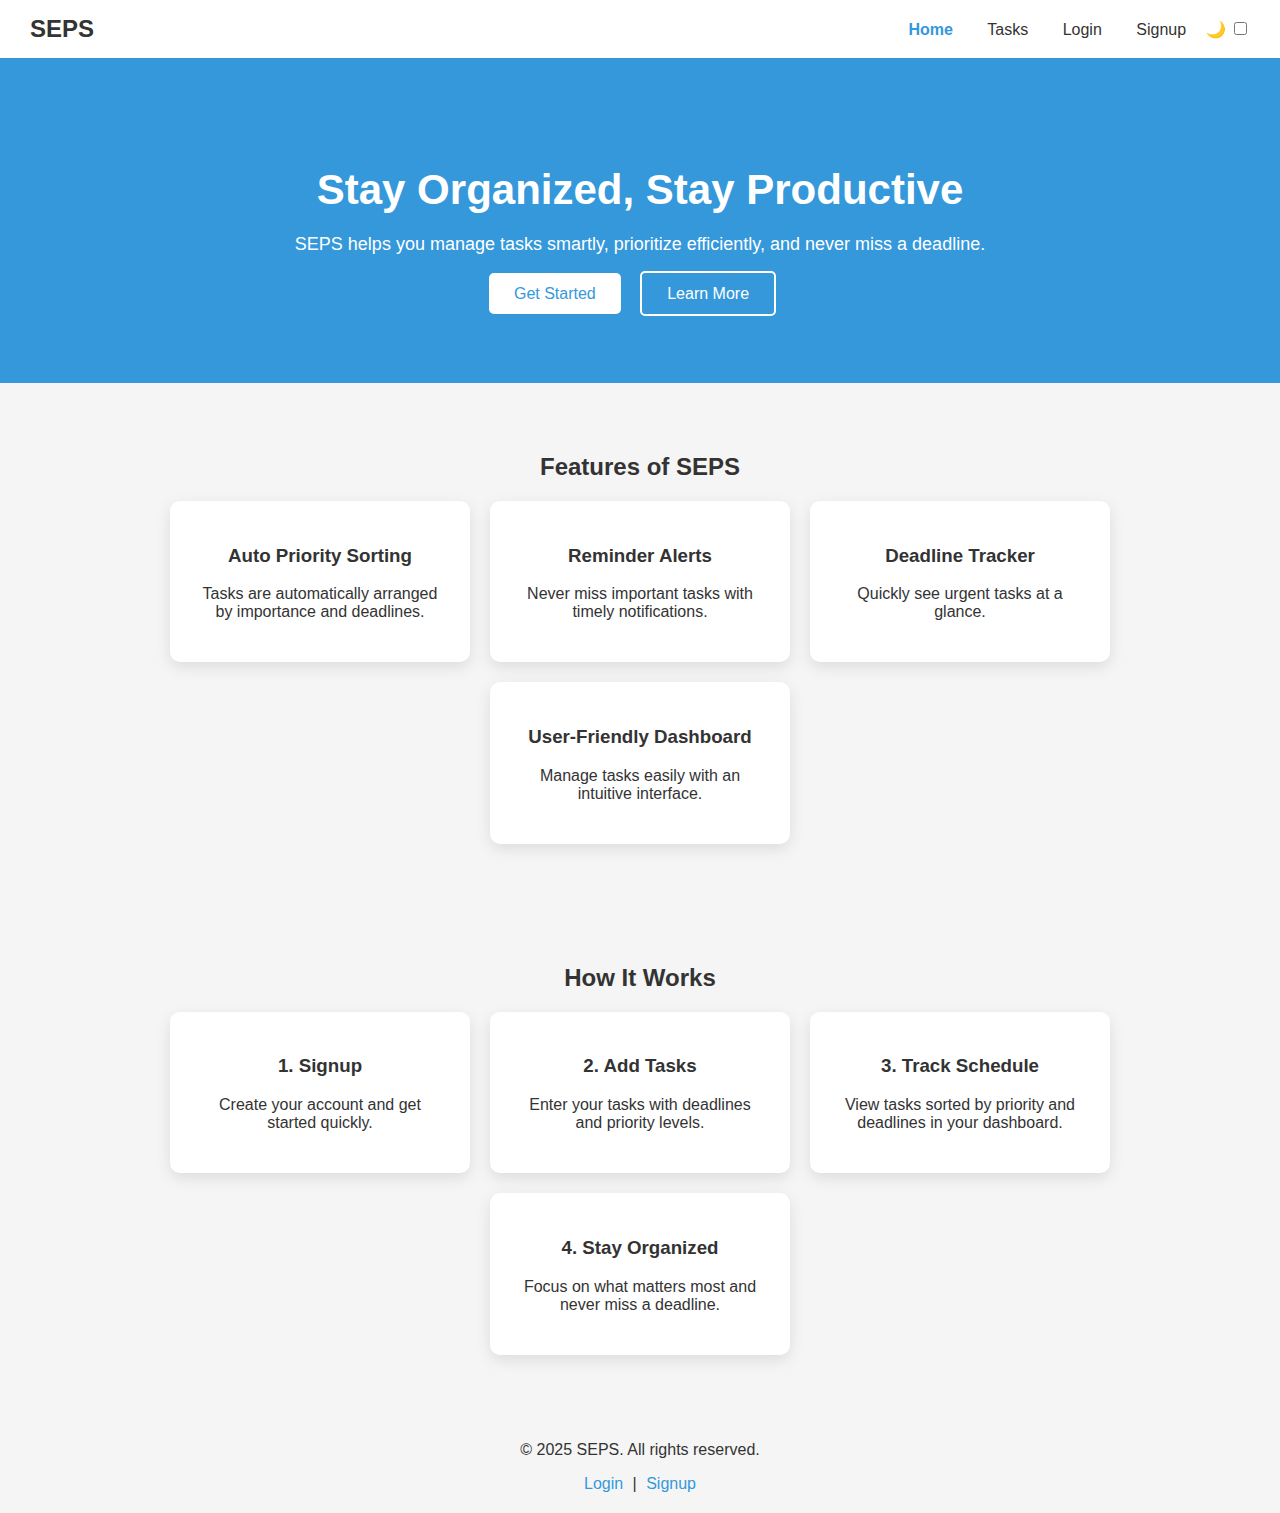
<file: index.html>
<!DOCTYPE html>
<html lang="en">
<head>
  <meta charset="UTF-8">
  <meta name="viewport" content="width=device-width, initial-scale=1.0">
  <title>SEPS - Smart Task Manager</title>
  <link rel="stylesheet" href="style.css">
</head>
<body>

<header>
  <div class="logo">SEPS</div>
  <nav>
    <a href="index.html" class="active">Home</a>
    <a href="tasks.html">Tasks</a>
    <a href="login.html">Login</a>
    <a href="signup.html">Signup</a>
    <label class="dark-mode-label">🌙
      <input type="checkbox" id="darkModeToggle">
    </label>
  </nav>
</header>

<!-- Hero Section -->
<section class="hero">
  <div class="hero-content">
    <h1>Stay Organized, Stay Productive</h1>
    <p>SEPS helps you manage tasks smartly, prioritize efficiently, and never miss a deadline.</p>
    <div class="hero-buttons">
      <a href="signup.html" class="btn-primary">Get Started</a>
      <a href="#features" class="btn-secondary">Learn More</a>
    </div>
  </div>
</section>

<!-- Features Section -->
<section id="features" class="features">
  <h2>Features of SEPS</h2>
  <div class="feature-cards">
    <div class="feature-card">
      <h3>Auto Priority Sorting</h3>
      <p>Tasks are automatically arranged by importance and deadlines.</p>
    </div>
    <div class="feature-card">
      <h3>Reminder Alerts</h3>
      <p>Never miss important tasks with timely notifications.</p>
    </div>
    <div class="feature-card">
      <h3>Deadline Tracker</h3>
      <p>Quickly see urgent tasks at a glance.</p>
    </div>
    <div class="feature-card">
      <h3>User-Friendly Dashboard</h3>
      <p>Manage tasks easily with an intuitive interface.</p>
    </div>
  </div>
</section>

<!-- How it Works -->
<section class="steps">
  <h2>How It Works</h2>
  <div class="step-cards">
    <div class="step-card">
      <h3>1. Signup</h3>
      <p>Create your account and get started quickly.</p>
    </div>
    <div class="step-card">
      <h3>2. Add Tasks</h3>
      <p>Enter your tasks with deadlines and priority levels.</p>
    </div>
    <div class="step-card">
      <h3>3. Track Schedule</h3>
      <p>View tasks sorted by priority and deadlines in your dashboard.</p>
    </div>
    <div class="step-card">
      <h3>4. Stay Organized</h3>
      <p>Focus on what matters most and never miss a deadline.</p>
    </div>
  </div>
</section>

<footer>
  <p>&copy; 2025 SEPS. All rights reserved.</p>
  <div class="footer-links">
    <a href="login.html">Login</a> |
    <a href="signup.html">Signup</a>
  </div>
</footer>

<script src="script.js"></script>
</body>
</html>
</file>
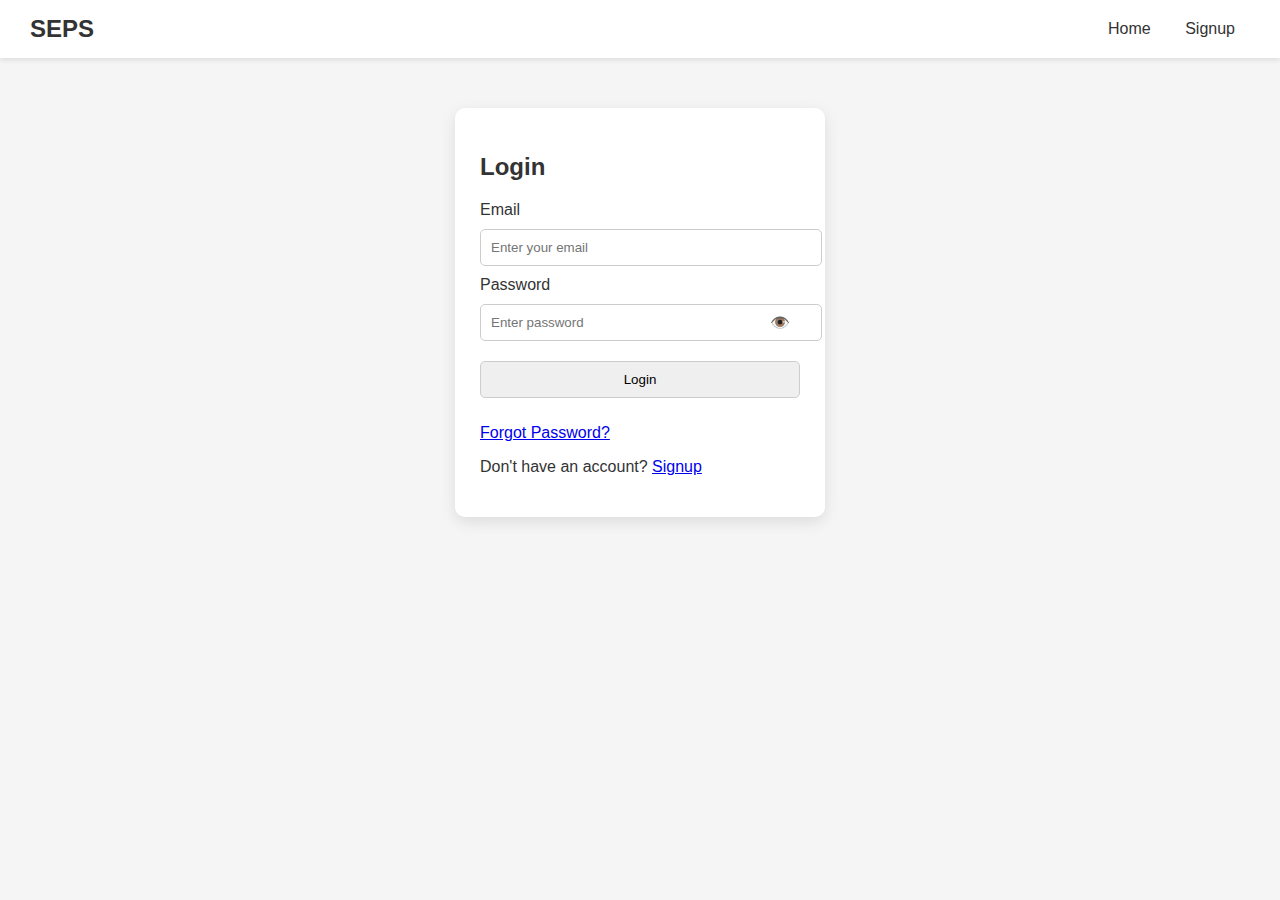
<file: login.html>
<!DOCTYPE html>
<html lang="en">
<head>
<meta charset="UTF-8">
<meta name="viewport" content="width=device-width, initial-scale=1.0">
<title>SEPS - Login</title>
<link rel="stylesheet" href="style.css">
</head>
<body>

<header>
  <div class="logo">SEPS</div>
  <nav>
    <a href="index.html">Home</a>
    <a href="signup.html">Signup</a>
  </nav>
</header>

<section class="auth-section">
  <div class="auth-container">
    <h2>Login</h2>

    <label>Email</label>
    <input type="email" id="loginEmail" placeholder="Enter your email" required>

    <label>Password</label>
    <div class="password-field">
      <input type="password" id="loginPassword" placeholder="Enter password" required>
      <span class="eye" onclick="togglePassword('loginPassword')">👁️</span>
    </div>

    <button onclick="loginUser()">Login</button>

    <p class="forgot"><a href="#" onclick="forgotPassword()">Forgot Password?</a></p>

    <p>Don't have an account? <a href="signup.html">Signup</a></p>
    <p id="loginMessage" class="message"></p>
  </div>
</section>

<script src="script.js"></script>
</body>
</html>
</file>
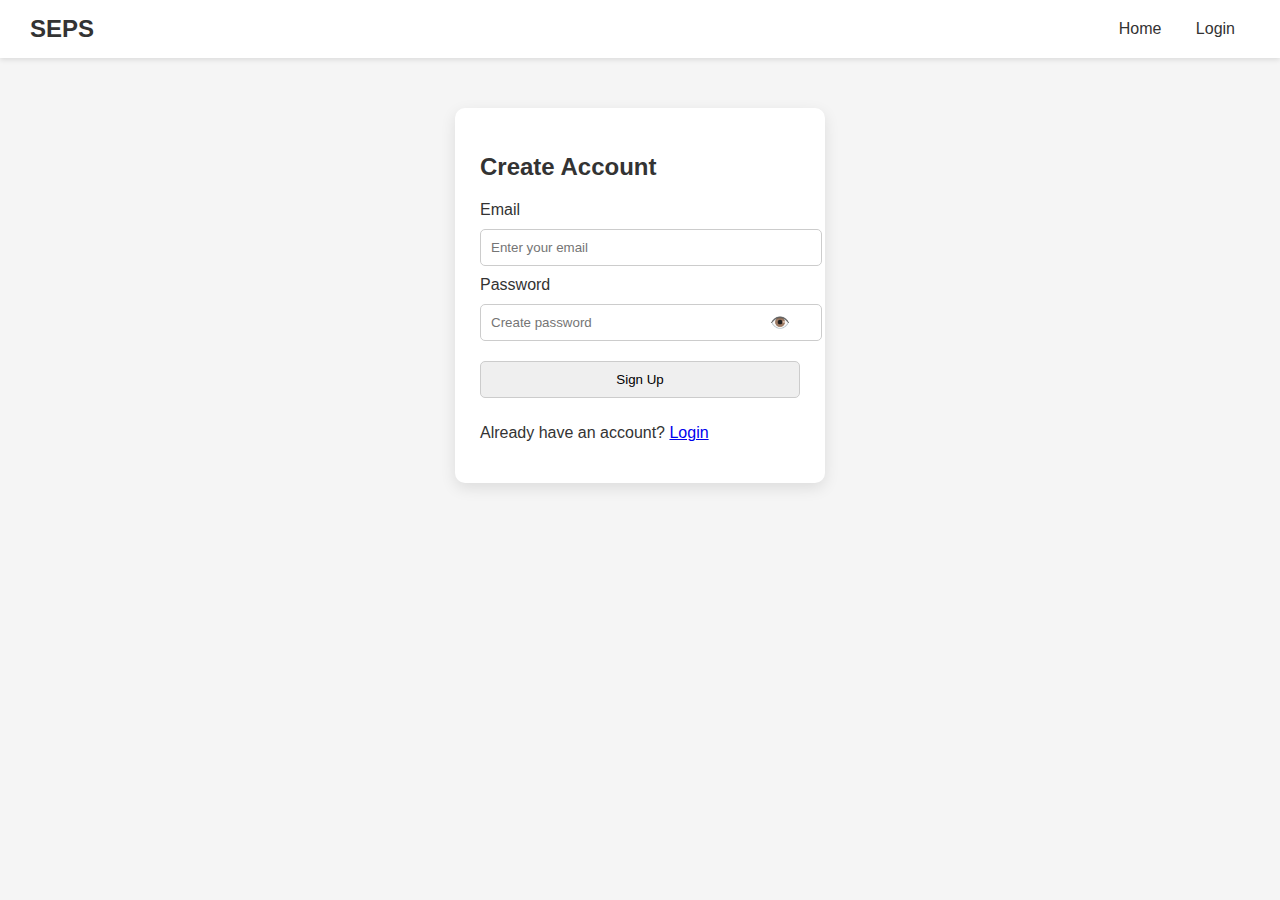
<file: signup.html>
<!DOCTYPE html>
<html lang="en">
<head>
<meta charset="UTF-8">
<meta name="viewport" content="width=device-width, initial-scale=1.0">
<title>SEPS - Signup</title>
<link rel="stylesheet" href="style.css">
</head>
<body>

<header>
  <div class="logo">SEPS</div>
  <nav>
    <a href="index.html">Home</a>
    <a href="login.html">Login</a>
  </nav>
</header>

<section class="auth-section">
  <div class="auth-container">
    <h2>Create Account</h2>

    <label>Email</label>
    <input type="email" id="signupEmail" placeholder="Enter your email" required>

    <label>Password</label>
    <div class="password-field">
      <input type="password" id="signupPassword" placeholder="Create password" required>
      <span class="eye" onclick="togglePassword('signupPassword')">👁️</span>
    </div>

    <button onclick="signupUser()">Sign Up</button>

    <p>Already have an account? <a href="login.html">Login</a></p>
    <p id="signupMessage" class="message"></p>
  </div>
</section>

<script src="script.js"></script>
</body>
</html>
</file>
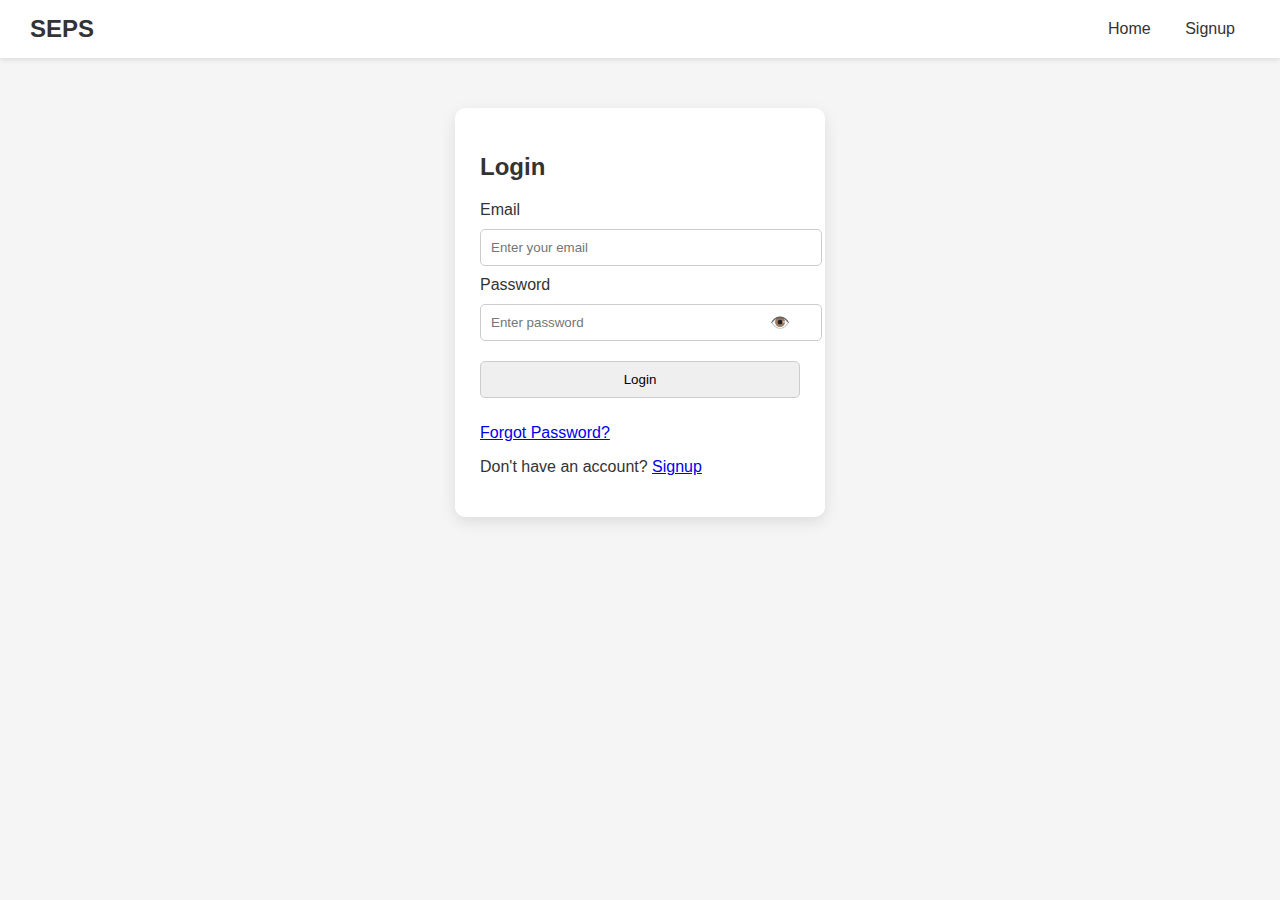
<file: tasks.html>
<!DOCTYPE html>
<html lang="en">
<head>
<meta charset="UTF-8">
<meta name="viewport" content="width=device-width, initial-scale=1.0">
<title>SEPS - Tasks</title>
<link rel="stylesheet" href="style.css">
</head>
<body onload="checkAuth(); renderTasks();">

<header>
  <div class="logo">SEPS</div>
  <nav>
    <a href="index.html">Home</a>
    <a href="tasks.html" class="active">Tasks</a>
    <button class="logout-btn" onclick="logoutUser()">Logout</button>
    <label class="dark-mode-label">🌙
      <input type="checkbox" id="darkModeToggle">
    </label>
  </nav>
</header>

<section class="task-form-section">
  <h2>Add a New Task</h2>
  <form class="task-form" onsubmit="addTask(event)">
    <label>Task Title</label>
    <input type="text" placeholder="Enter task name" required>

    <label>Description</label>
    <textarea placeholder="Enter task details"></textarea>

    <label>Deadline</label>
    <input type="date" required>

    <label>Priority</label>
    <select>
      <option>High</option>
      <option>Medium</option>
      <option>Low</option>
    </select>

    <button type="submit">Add Task</button>
  </form>
</section>

<section class="task-dashboard">
  <h2>Your Tasks</h2>
  <div class="task-container" id="taskContainer">
  </div>
</section>

<script src="script.js"></script>
</body>
</html>
</file>
<file: style.css>
body{margin:0;font-family:Arial,sans-serif;transition:0.3s; background:#f5f5f5;color:#333;}
.dark-mode{background:#121212;color:#f5f5f5;}
header{display:flex;justify-content:space-between;align-items:center;padding:15px 30px;background:#fff;box-shadow:0 2px 5px rgba(0,0,0,0.1);transition:0.3s;}
.dark-mode header{background:#1f1f1f;}
header .logo{font-weight:bold;font-size:24px;}
header nav a{margin:0 15px;text-decoration:none;color:#333;font-weight:500;transition:0.3s;}
header nav a:hover{color:#3498db;}
header nav a.active{color:#3498db;font-weight:bold;}
header nav label{cursor:pointer;}
.hero{padding:80px 20px;text-align:center;background:#3498db;color:#fff;transition:0.3s;}
.hero h1{font-size:42px;margin-bottom:20px;transition:0.3s;}
.hero p{font-size:18px;margin-bottom:30px;transition:0.3s;}
.hero-buttons a{padding:12px 25px;border-radius:5px;text-decoration:none;margin-right:15px;transition:0.3s;}
.btn-primary{background:#fff;color:#3498db;}
.btn-primary:hover{background:#2980b9;color:#fff;}
.btn-secondary{border:2px solid #fff;color:#fff;}
.btn-secondary:hover{background:#fff;color:#3498db;}
.features, .steps, .task-form-section, .task-dashboard{padding:50px 20px;text-align:center;}
.feature-cards, .step-cards{display:flex;flex-wrap:wrap;justify-content:center;gap:20px;}
.feature-card, .step-card{background:#fff;padding:25px;border-radius:10px;width:250px;box-shadow:0 5px 15px rgba(0,0,0,0.1);transition:0.3s;}
.feature-card:hover, .step-card:hover{transform:translateY(-10px);box-shadow:0 10px 25px rgba(0,0,0,0.2);}
.dark-mode .feature-card, .dark-mode .step-card{background:#1f1f1f;color:#f5f5f5;}
.auth-section{display:flex;justify-content:center;align-items:center;padding:50px 20px;}
.auth-container{background:#fff;padding:25px;border-radius:10px;box-shadow:0 5px 15px rgba(0,0,0,0.1);width:320px;transition:0.3s;}
.dark-mode .auth-container{background:#1f1f1f;color:#f5f5f5;}
.auth-container input, .auth-container select, .auth-container textarea, .auth-container button{width:100%;margin:10px 0;padding:10px;border-radius:5px;border:1px solid #ccc;transition:0.3s;}
.auth-container input:focus, .auth-container textarea:focus, .auth-container select:focus{border-color:#3498db;outline:none;}
.task-card{border:1px solid #ccc;padding:15px;margin:15px 0;border-radius:8px;position:relative;transition:0.3s;}
.task-card:hover{transform:scale(1.02);box-shadow:0 5px 15px rgba(0,0,0,0.2);}
.task-card .delete-btn{position:absolute;top:10px;right:10px;background:red;color:#fff;border:none;padding:5px 8px;border-radius:3px;cursor:pointer;transition:0.3s;}
.task-card .delete-btn:hover{background:#c0392b;}
.badge{padding:5px 8px;border-radius:4px;color:#fff;font-size:12px;}
.high{background:#e74c3c;}
.medium{background:#f39c12;}
.low{background:#27ae60;}
.password-field{position:relative;}
.password-field .eye{position:absolute;right:10px;top:50%;transform:translateY(-50%);cursor:pointer;}
.logout-btn{padding:6px 12px;background:red;color:#fff;border:none;border-radius:5px;cursor:pointer;transition:0.3s;}
.logout-btn:hover{background:#c0392b;}
.message{color:red;margin-top:10px;}
footer{text-align:center;padding:20px;background:#f5f5f5;transition:0.3s;}
.dark-mode footer{background:#1f1f1f;color:#f5f5f5;}
footer a{color:#3498db;text-decoration:none;margin:0 5px;}
footer a:hover{text-decoration:underline;}
</file>
